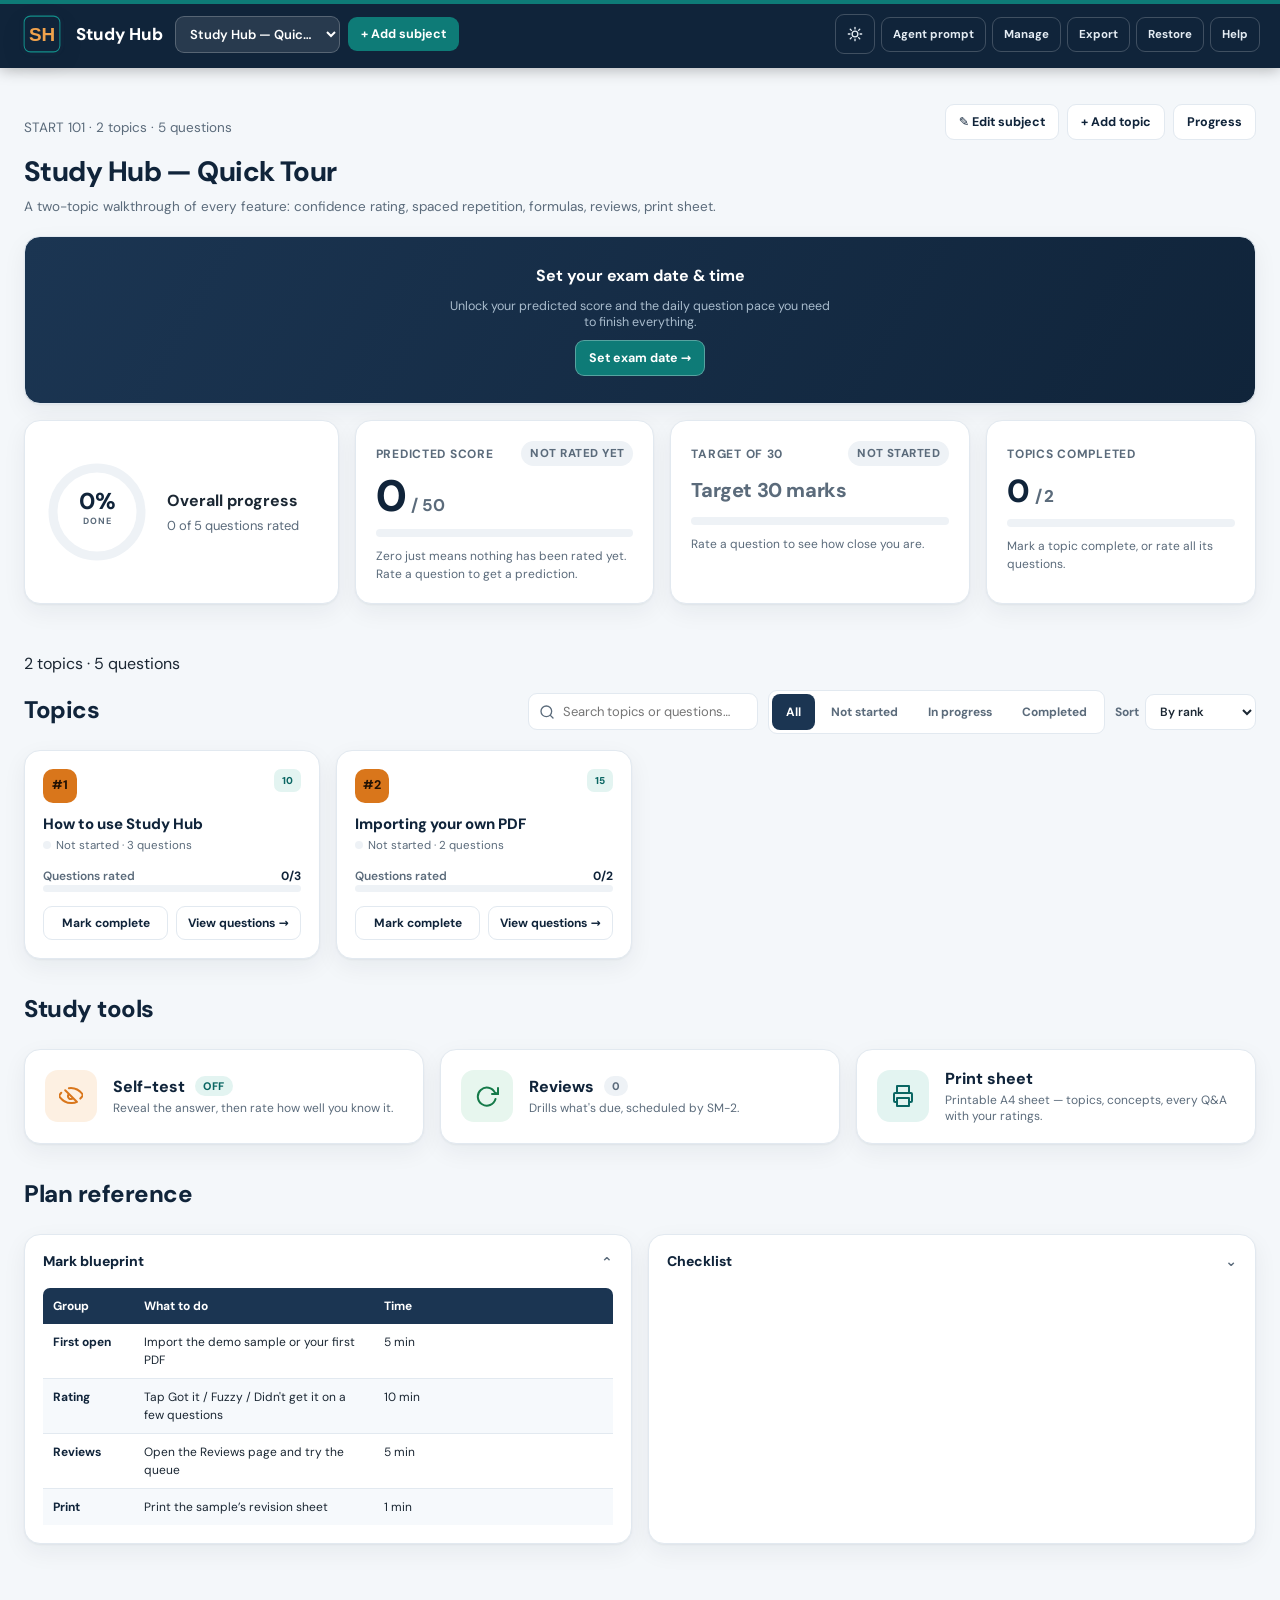
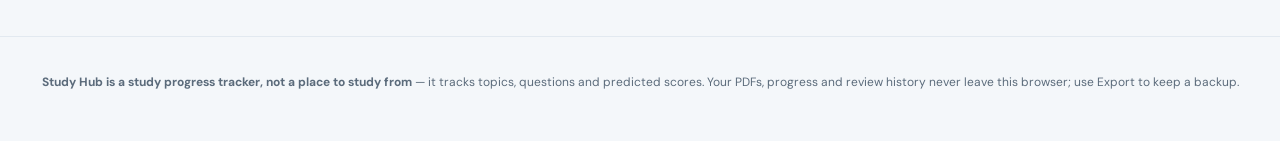
<file: index.html>
<!DOCTYPE html>
<html lang="en" data-theme="light">
<head>
  <meta charset="UTF-8" />
  <meta name="viewport" content="width=device-width, initial-scale=1.0, viewport-fit=cover" />
  <meta name="theme-color" content="#10243a" />
  <meta name="description" content="Turn any AI agent's study plan into topics, questions and a predicted exam score. Self-test, spaced repetition and print sheets — all offline in your browser." />
  <link rel="preload" href="fonts/dm-sans-latin.woff2" as="font" type="font/woff2" crossorigin />
  <meta property="og:title" content="Study Hub — Progress &amp; Score Tracker" />
  <meta property="og:description" content="Turn any AI agent's study plan into topics, questions and a predicted exam score. Self-test, spaced repetition and print sheets — all offline in your browser." />
  <meta property="og:type" content="website" />
  <meta property="og:url" content="https://vishn0o.github.io/study-hub/" />
  <meta property="og:site_name" content="Study Hub" />
  <meta property="og:image" content="https://vishn0o.github.io/study-hub/social-preview.png" />
  <meta name="twitter:card" content="summary_large_image" />
  <meta name="twitter:title" content="Study Hub — Progress &amp; Score Tracker" />
  <meta name="twitter:description" content="Turn any AI agent's study plan into topics, questions and a predicted exam score. Self-test, spaced repetition and print sheets — all offline in your browser." />
  <meta name="twitter:image" content="https://vishn0o.github.io/study-hub/social-preview.png" />
  <link rel="manifest" href="manifest.webmanifest" />
  <link rel="apple-touch-icon" href="icons/apple-touch-icon.png" />
  <link rel="icon" type="image/svg+xml" href="icon.svg" />
  <title>Study Hub — Progress &amp; Score Tracker</title>
  <link rel="canonical" href="https://vishn0o.github.io/study-hub/" />
  <link rel="stylesheet" href="fonts.css" />
  <link rel="stylesheet" href="styles.css" />
  <script type="application/ld+json">
  {
    "@context": "https://schema.org",
    "@graph": [
      {
        "@type": "WebSite",
        "name": "Study Hub",
        "url": "https://vishn0o.github.io/study-hub/",
        "description": "A study progress tracker, not a place to study from — it turns a study plan from any AI agent into topics and questions, tracks confidence and predicts an exam score.",
        "inLanguage": "en"
      },
      {
        "@type": "SoftwareApplication",
        "name": "Study Hub",
        "applicationCategory": "EducationalApplication",
        "operatingSystem": "Any modern web browser",
        "url": "https://vishn0o.github.io/study-hub/",
        "codeRepository": "https://github.com/vishn0o/study-hub",
        "description": "Offline study progress tracker — turn an AI-generated study plan into topics, questions and a predicted score, with spaced repetition and printable revision sheets.",
        "license": "https://opensource.org/licenses/MIT",
        "programmingLanguage": "JavaScript",
        "isAccessibleForFree": true
      }
    ]
  }
  </script>
</head>
<body>
  <a class="skip-link" href="#main">Skip to content</a>

  <header class="topbar">
    <nav class="topbar-inner" aria-label="Study Hub navigation">
      <div class="brand">
        <img class="brand-mark" src="icon.svg" alt="" width="44" height="44" aria-hidden="true" />
        <div class="brand-text">
          <h1>Study Hub</h1>
          <p>Upload a study PDF · track progress · predict your score</p>
        </div>
      </div>

      <div class="subject-switch" id="subjectSwitch" role="group" aria-label="Active subject">
        <label for="subjectSelect">Subject</label>
        <select id="subjectSelect" aria-label="Active subject"></select>
        <button class="btn btn-teal" id="addSubjectBtn" type="button">+ Add subject</button>
      </div>

      <div class="topbar-actions">
        <button class="btn btn-ghost icon-btn-toggle" id="themeBtn" type="button" aria-pressed="false" title="Theme: light — click to change" aria-label="Toggle colour theme">
          <span class="theme-icon" id="themeIcon" aria-hidden="true"></span>
        </button>
        <div class="topbar-more" id="topbarMore">
          <button class="btn btn-ghost" id="guideBtn" type="button">Agent prompt</button>
          <button class="btn btn-ghost" id="subjectsBtn" type="button">Manage</button>
          <button class="btn btn-ghost" id="exportBtn" type="button">Export</button>
          <button class="btn btn-ghost" id="importBackupBtn" type="button">Restore</button>
        </div>
        <button class="btn btn-ghost" id="helpBtn" type="button">Help</button>
        <button class="btn btn-ghost icon-btn-toggle topbar-more-btn" id="moreBtn" type="button" aria-expanded="false" aria-controls="topbarMore" aria-label="More actions">⋯</button>
      </div>
    </nav>
  </header>

  <main id="main" class="container">
    <div id="view"></div>
  </main>

  <footer class="footer">
    <p><strong>Study Hub is a study progress tracker, not a place to study from</strong> — it tracks topics, questions and predicted scores. Your PDFs, progress and review history never leave this browser; use Export to keep a backup.</p>
  </footer>

  <!-- printable revision sheet (populated on demand, only visible in print) -->
  <section class="print-sheet" id="printSheet" aria-hidden="true" aria-label="Printable revision sheet"></section>

  <!-- hidden file inputs, triggered by buttons -->
  <input type="file" id="pdfInput" accept=".pdf,.json,.md,.txt,application/pdf,application/json,text/plain,text/markdown" hidden aria-hidden="true" />
  <input type="file" id="backupInput" accept=".json,application/json" hidden aria-hidden="true" />

  <!-- topic drawer -->
  <div class="drawer-overlay" id="drawerOverlay" hidden aria-hidden="true"></div>
  <aside class="drawer" id="drawer" role="dialog" aria-modal="true" aria-labelledby="drawerTitle" hidden>
    <div class="drawer-head">
      <div class="drawer-head-top">
        <span class="pill pill-teal" id="drawerPart"></span>
        <div class="drawer-head-btns">
          <button class="icon-btn" id="drawerEdit" type="button" title="Edit topic" aria-label="Edit topic">✎</button>
          <button class="icon-btn" id="drawerClose" type="button" aria-label="Close drawer">✕</button>
        </div>
      </div>
      <h2 id="drawerTitle">Topic</h2>
      <div class="drawer-meta" id="drawerMeta"></div>
      <div class="drawer-progress">
        <div class="meter" role="progressbar" aria-label="Topic progress" aria-valuemin="0" aria-valuemax="100" aria-valuenow="0" id="drawerMeterWrap">
          <div class="meter-fill" id="drawerMeter"></div>
        </div>
        <span id="drawerProgressText" class="muted small"></span>
      </div>
      <button class="btn btn-primary btn-block" id="drawerToggle" type="button">Mark topic complete</button>
    </div>
    <div class="drawer-body" id="drawerBody"></div>
  </aside>

  <!-- generic modal -->
  <div class="modal-overlay" id="modalOverlay" hidden aria-hidden="true">
    <div class="modal" id="modal" role="dialog" aria-modal="true" aria-labelledby="modalTitle">
      <button class="icon-btn modal-close" id="modalClose" type="button" aria-label="Close dialog">✕</button>
      <div id="modalContent"></div>
    </div>
  </div>

  <div class="toast" id="toast" role="status" aria-live="polite"></div>

  <noscript>
    <section class="welcome">
      <h2>Study Hub — Progress &amp; Score Tracker</h2>
      <p>Study Hub is a study progress tracker, not a place to study from — upload a study PDF from any AI agent and track topics, questions and your predicted score. All data stays in your browser.</p>
      <a href="index.html" class="btn btn-teal">Open Study Hub</a>
    </section>
  </noscript>
  <script src="prompt.js"></script>
  <script src="sample.js"></script>
  <script src="helpers.js"></script>
  <script src="state.js"></script>
  <script src="scoring.js"></script>
  <script src="parse.js"></script>
  <script src="render.js"></script>
  <script src="wizard.js"></script>
  <script src="app.js"></script>
  <script>
    (function () {
      if (!('serviceWorker' in navigator)) return;
      navigator.serviceWorker.register('./sw.js', { scope: './' }).catch(() => {});

      var installPrompt = null;
      var dismissed = false;
      try { dismissed = !!localStorage.getItem('study-hub-install-dismissed'); } catch (e) {}

      function ensureChip() {
        if (dismissed || !installPrompt) return;
        if (document.getElementById('installChip')) return;
        var chip = document.createElement('div');
        chip.id = 'installChip';
        chip.className = 'install-chip';
        chip.setAttribute('role', 'region');
        chip.setAttribute('aria-label', 'Install Study Hub');
        chip.innerHTML = '<span class="install-label">⚡ Install app</span><button type="button" id="installAccept">Install</button><button type="button" class="install-dismiss" id="installDismiss" aria-label="Dismiss">✕</button>';
        document.body.appendChild(chip);
        document.getElementById('installAccept').addEventListener('click', async function () {
          if (!installPrompt) return;
          installPrompt.prompt();
          try {
            var outcome = await installPrompt.userChoice;
            if (outcome && outcome.outcome) {
              chip.remove();
              installPrompt = null;
            }
          } catch (e) {}
        });
        document.getElementById('installDismiss').addEventListener('click', function () {
          try { localStorage.setItem('study-hub-install-dismissed', '1'); } catch (e) {}
          chip.remove();
        });
      }

      window.addEventListener('beforeinstallprompt', function (e) {
        e.preventDefault();
        installPrompt = e;
        if (document.readyState === 'complete' || document.readyState === 'interactive') {
          ensureChip();
        } else {
          window.addEventListener('load', ensureChip, { once: true });
        }
      });

      // Hide chip when app is successfully installed
      window.addEventListener('appinstalled', function () {
        var chip = document.getElementById('installChip');
        if (chip) chip.remove();
        installPrompt = null;
      });
    })();
  </script>
</body>
</html>
</file>
<file: fonts.css>
/* Self-hosted fonts (variable, woff2, latin + latin-ext). No network needed. */
@font-face {
  font-family: 'DM Sans';
  font-style: normal;
  font-weight: 100 1000;
  font-display: swap;
  src: url('fonts/dm-sans-latin-ext.woff2') format('woff2');
  unicode-range: U+0100-02BA, U+02BD-02C5, U+02C7-02CC, U+02CE-02D7, U+02DD-02FF, U+0304, U+0308, U+0329, U+1D00-1DBF, U+1E00-1E9F, U+1EF2-1EFF, U+2020, U+20A0-20AB, U+20AD-20C4, U+2113, U+2C60-2C7F, U+A720-A7FF;
}
@font-face {
  font-family: 'DM Sans';
  font-style: normal;
  font-weight: 100 1000;
  font-display: swap;
  src: url('fonts/dm-sans-latin.woff2') format('woff2');
  unicode-range: U+0000-00FF, U+0131, U+0152-0153, U+02BB-02BC, U+02C6, U+02DA, U+02DC, U+0304, U+0308, U+0329, U+2000-206F, U+20AC, U+2122, U+2191, U+2193, U+2212, U+2215, U+FEFF, U+FFFD;
}
@font-face {
  font-family: 'JetBrains Mono';
  font-style: normal;
  font-weight: 100 800;
  font-display: swap;
  src: url('fonts/jetbrains-mono-latin-ext.woff2') format('woff2');
  unicode-range: U+0100-02BA, U+02BD-02C5, U+02C7-02CC, U+02CE-02D7, U+02DD-02FF, U+0304, U+0308, U+0329, U+1D00-1DBF, U+1E00-1E9F, U+1EF2-1EFF, U+2020, U+20A0-20AB, U+20AD-20C4, U+2113, U+2C60-2C7F, U+A720-A7FF;
}
@font-face {
  font-family: 'JetBrains Mono';
  font-style: normal;
  font-weight: 100 800;
  font-display: swap;
  src: url('fonts/jetbrains-mono-latin.woff2') format('woff2');
  unicode-range: U+0000-00FF, U+0131, U+0152-0153, U+02BB-02BC, U+02C6, U+02DA, U+02DC, U+0304, U+0308, U+0329, U+2000-206F, U+20AC, U+2122, U+2191, U+2193, U+2212, U+2215, U+FEFF, U+FFFD;
}
</file>
<file: styles.css>
/* ============================================================
   Study Hub — styles (light + dark)
   ============================================================ */
:root {
  --navy: #10243a;
  --navy-2: #1b3552;
  --teal: #0e7b77;
  --teal-soft: #e3f4f1;
  --teal-strong: #0a6663;
  --orange: #d9761b;
  --orange-soft: #fdf0e2;
  --ink: #1b2733;
  --heading: #10243a;
  --muted: #5b6b7b;
  --line: #e2e9f0;
  --bg: #f4f7fa;
  --surface: #ffffff;
  --surface-2: #f6f9fc;
  --surface-3: #eef2f6;
  --card: #ffffff;
  --green: #1f9d63;
  --green-soft: #e7f6ee;
  --green-strong: #157a49;
  --red: #c0392b;
  --red-soft: #fdecea;
  --amber: #a3510d;
  --amber-soft: #fdf0e2;
  --shadow: 0 1px 2px rgba(16,36,58,.05), 0 8px 24px rgba(16,36,58,.06);
  --shadow-lg: -12px 0 40px rgba(16,36,58,.18);
  --radius: 16px;

  /* semantic accents derived from the three theme bases */
  --on-teal: #ffffff;
  --on-orange: #241304;
  --green-line: #a8dcc4;
  --green-wash: #d8f0e2;
  --teal-wash: #ceebe6;
  --red-line: #f3c8c3;
  --red-wash: #f9d9d5;
  --teal-end: #17a095;
  --orange-end: #c9751d;
  --navy-end: #3a6a9c;
  --code-bg: #0f1e2e;
  --code-ink: #d7e6f2;
  --focus-ring: rgba(14,123,119,.16);
  --selection: rgba(14,123,119,.24);
}

html[data-theme="dark"] {
  --navy: #0b1521;
  --navy-2: #1a2739;
  --teal: #34c6ba;
  --teal-soft: #123a37;
  --teal-strong: #4ad7cd;
  --orange: #f0a24c;
  --orange-soft: #2e2011;
  --ink: #e6edf3;
  --heading: #e6edf3;
  --muted: #93a5b6;
  --line: #2a3542;
  --bg: #0f141b;
  --surface: #171f2a;
  --surface-2: #1d2733;
  --surface-3: #232f3d;
  --card: #171f2a;
  --green: #3ecf8e;
  --green-soft: #10281f;
  --green-strong: #5ce0a6;
  --red: #ff7a6b;
  --red-soft: #2e1512;
  --amber: #f0b46a;
  --amber-soft: #2e2213;
  --shadow: 0 1px 2px rgba(0,0,0,.35), 0 10px 30px rgba(0,0,0,.35);
  --shadow-lg: -12px 0 40px rgba(0,0,0,.55);

  --on-teal: #05171a;
  --on-orange: #1b1004;
  --green-line: #2e6b50;
  --green-wash: #163a2a;
  --teal-wash: #16433f;
  --red-line: #7d3a32;
  --red-wash: #3c1b17;
  --teal-end: #4ad7cd;
  --orange-end: #f0b46a;
  --navy-end: #4a7fb5;
  --code-bg: #0b141f;
  --code-ink: #cfe0ee;
  --focus-ring: rgba(52,198,186,.20);
  --selection: rgba(52,198,186,.26);
}

html[data-theme="amoled"] {
  --navy: #000000;
  --navy-2: #0a0a0a;
  --teal: #2ce0cd;
  --teal-soft: #0c2421;
  --teal-strong: #5ceadf;
  --orange: #ffb454;
  --orange-soft: #241503;
  --ink: #ececec;
  --heading: #ffffff;
  --muted: #8a8a92;
  --line: #1f1f23;
  --bg: #000000;
  --surface: #0d0d0d;
  --surface-2: #131316;
  --surface-3: #1a1a1f;
  --card: #0d0d0d;
  --green: #39e58c;
  --green-soft: #061c10;
  --green-strong: #6bffab;
  --red: #ff6b5e;
  --red-soft: #260b08;
  --amber: #f5c07f;
  --amber-soft: #241703;
  --shadow: 0 0 0 1px rgba(31,31,35,.9), 0 1px 2px rgba(0,0,0,.8);
  --shadow-lg: 0 0 0 1px rgba(31,31,35,.9);

  --on-teal: #02100f;
  --on-orange: #160c02;
  --green-line: #21553d;
  --green-wash: #0b1f14;
  --teal-wash: #0d2e2a;
  --red-line: #5c2a24;
  --red-wash: #260e0b;
  --teal-end: #5ceadf;
  --orange-end: #f5c07f;
  --navy-end: #35597f;
  --code-bg: #07070a;
  --code-ink: #c9d2da;
  --focus-ring: rgba(44,224,205,.22);
  --selection: rgba(44,224,205,.28);
}

* { box-sizing: border-box; }
html { scroll-behavior: smooth; }
body {
  margin: 0; font-family: 'DM Sans', system-ui, -apple-system, 'Segoe UI', sans-serif;
  color: var(--ink); background: var(--bg); line-height: 1.5; -webkit-font-smoothing: antialiased;
}
button, input, select, textarea { font-family: inherit; color: inherit; }
button { cursor: pointer; }
img, svg { max-width: 100%; display: block; }

/* skip-to-content link — visible only when focused */
.skip-link { position: absolute; left: -9999px; top: 10px; z-index: 1000; background: var(--teal); color: var(--on-teal); padding: 12px 18px; border-radius: 10px; font-weight: 800; font-size: 13px; text-decoration: none; }
.skip-link:focus-visible { left: 12px; outline: 3px solid var(--teal-strong); }

/* inline form error */
.form-error { display: none; margin: 10px 0 0; padding: 10px 12px; border-radius: 10px; background: var(--red-soft); border: 1px solid var(--red); color: var(--red); font-size: 13px; font-weight: 700; line-height: 1.4; }
.form-error.is-show { display: block; }

/* hidden must win over display rules */
.drawer[hidden], .drawer-overlay[hidden], .modal-overlay[hidden], .empty-state[hidden], .toast[hidden] { display: none !important; }

/* ---------- top bar ---------- */
.topbar { position: relative; z-index: 50; background: var(--navy); color: #fff; box-shadow: 0 2px 14px rgba(0,0,0,.28); }
.topbar::before { content:''; position:absolute; top:0; left:0; right:0; height:4px; background: var(--teal); }
.topbar-inner { position: relative; max-width: 1280px; margin: 0 auto; padding: 12px 20px; display: flex; align-items: center; gap: 12px; flex-wrap: wrap; }
.brand { display: flex; align-items: center; gap: 12px; flex: 0 0 auto; }
.brand-mark {
  width: 44px; height: 44px; border-radius: 12px; display: block;
  box-shadow: var(--shadow); object-fit: contain;
}
.brand-text h1 { margin: 0; font-size: 17px; line-height: 1.2; font-weight: 800; color: #ffffff; }
.brand-text p { margin: 2px 0 0; font-size: 11.5px; color: #a9bccd; white-space: nowrap; }
@media (max-width: 1450px) { .brand-text p { display: none; } }
.subject-switch { display: flex; align-items: center; gap: 8px; min-width: 0; flex: 0 1 auto; }
.subject-switch label { display: none; }
.subject-switch select {
  max-width: 165px; min-width: 0; padding: 8px 10px; border-radius: 9px; border: 1px solid rgba(255,255,255,.22);
  background: rgba(255,255,255,.1); color: #ffffff; font-size: 13px; font-weight: 600; outline: none;
  text-overflow: ellipsis; white-space: nowrap; overflow: hidden;
}
.subject-switch select option { color: var(--ink); background: var(--surface); }
.subject-switch .btn { font-size: 12.5px; padding: 8px 12px; white-space: nowrap; }
.topbar-actions { display: flex; gap: 6px; flex-wrap: wrap; align-items: center; margin-left: auto; flex: 0 0 auto; }
.topbar-actions .btn-ghost { font-size: 11.5px; padding: 9px 11px; }
.topbar-more { display: flex; gap: 6px; align-items: center; }
.topbar-actions .topbar-more-btn { display: none; }
.icon-btn-toggle { width: 40px; height: 40px; padding: 0; border-radius: 9px; flex: 0 0 auto; }
.theme-icon { display: grid; place-items: center; }
.theme-icon svg { width: 18px; height: 18px; stroke: currentColor; fill: none; stroke-width: 2; stroke-linecap: round; stroke-linejoin: round; }
.btn {
  border: 1px solid transparent; border-radius: 9px; padding: 9px 13px; font-size: 12.5px; font-weight: 700;
  background: transparent; color: inherit; transition: .18s ease;
  display: inline-flex; align-items: center; justify-content: center; gap: 6px; white-space: nowrap;
}
.btn-ghost { border-color: rgba(255,255,255,.2); color: #e4ecf3; }
.btn-ghost:hover { background: rgba(255,255,255,.12); }
.btn-ghost.is-on { background: var(--teal); border-color: var(--teal); color: var(--on-teal); }
.btn-teal { background: var(--teal); color: var(--on-teal); }
.btn-teal:hover { background: var(--teal-strong); }
.btn-primary { background: var(--teal); color: var(--on-teal); }
.btn-primary:hover { background: var(--teal-strong); }
.btn-outline { border: 1px solid var(--line); background: var(--surface); color: var(--heading); }
.btn-outline:hover { border-color: var(--teal); color: var(--teal-strong); }
.btn-done { background: var(--green-soft); color: var(--green-strong); border-color: var(--green-line); }
.btn-done:hover { background: var(--green-wash); }
.btn-soft { background: var(--teal-soft); color: var(--teal-strong); }
.btn-soft:hover { background: var(--teal-wash); }
.btn-danger { background: var(--red-soft); color: var(--red); border-color: var(--red-line); }
.btn-danger:hover { background: var(--red-wash); }
.btn-block { width: 100%; padding: 12px; font-size: 14px; }
.btn-sm { padding: 9px 13px; font-size: 12px; }

/* ---------- layout ---------- */
.container { max-width: 1280px; margin: 0 auto; padding: 36px 24px 60px; }
section { margin-bottom: 32px; }
h2 { font-size: 24px; margin: 0 0 6px; font-weight: 800; letter-spacing: -.02em; color: var(--heading); }
h3 { font-weight: 800; }
.muted { color: var(--muted); }
.small { font-size: 12px; }

/* ---------- welcome / empty ---------- */
.welcome { text-align: center; padding: 60px 20px; max-width: 720px; margin: 0 auto; }
.welcome .mark { width: 72px; height: 72px; margin: 0 auto 18px; border-radius: 20px; display: block; box-shadow: var(--shadow); }
.welcome h2 { font-size: 28px; }
.welcome p { color: var(--muted); font-size: 15px; max-width: 560px; margin: 0 auto 22px; }
.welcome-actions { display: flex; gap: 10px; justify-content: center; flex-wrap: wrap; }

/* ---------- subject header ---------- */
.subject-head { display: flex; align-items: flex-start; justify-content: space-between; gap: 16px; flex-wrap: wrap; margin-bottom: 18px; }
.subject-head h2 { font-size: 28px; margin-bottom: 4px; }
.subject-head .sub { color: var(--muted); font-size: 13.5px; }
.subject-head .head-actions { display: flex; gap: 8px; flex-wrap: wrap; }
.chip-row { display: flex; gap: 8px; flex-wrap: wrap; margin-top: 10px; }
.chip { background: var(--surface-3); border: 1px solid var(--line); border-radius: 999px; padding: 4px 10px; font-size: 11.5px; font-weight: 700; color: var(--muted); }
.chip-accent { background: var(--teal-soft); border-color: transparent; color: var(--teal-strong); }

/* ---------- summary strip (exam countdown · questions left) ---------- */
.summary-strip {
  display: grid; grid-template-columns: 1fr 1fr; align-items: stretch;
  background: linear-gradient(120deg, var(--navy-2), var(--navy));
  border: 1px solid var(--line);
  border-radius: var(--radius); padding: 9px 14px; color: #fff;
  margin-bottom: 12px; box-shadow: var(--shadow); overflow: hidden;
}
.summary-strip-empty, .summary-strip-archived { grid-template-columns: 1fr; }
.summary-cell { display: flex; flex-direction: column; gap: 4px; min-width: 0; padding: 2px 16px; border-left: 1px solid rgba(255,255,255,.14); }
.summary-cell:first-child { padding-left: 4px; border-left: 0; }
.summary-cell:last-child { padding-right: 4px; }
.summary-label { font-size: 10.5px; font-weight: 800; text-transform: uppercase; letter-spacing: .09em; color: #9fc2d8; }
.summary-peer { display: flex; align-items: baseline; gap: 8px; line-height: 1; }
.summary-peer strong { font-family: 'JetBrains Mono', ui-monospace, Consolas, monospace; font-variant-numeric: tabular-nums; font-size: 26px; font-weight: 700; color: #ffd9a0; }
.summary-peer .summary-den { font-size: 13px; font-weight: 700; color: #a9bccd; }
.summary-sub { font-size: 11px; color: #c0cdd9; line-height: 1.3; }
.summary-calm { font-size: 11px; color: #9fc2d8; line-height: 1.3; font-style: italic; }
.summary-strip.danger .summary-peer strong { color: #ff8f7d; }
.summary-strip.archived .summary-peer strong { color: #9fc2d8; }
.summary-empty { display: flex; flex-direction: column; align-items: center; gap: 10px; text-align: center; padding: 18px 12px; }
.summary-empty strong { color: #fff; font-size: 16px; }
.summary-empty p { margin: 0; font-size: 12.5px; color: #a9bccd; max-width: 380px; }
.summary-strip .btn { border-color: rgba(255,255,255,.3); color: #fff; }
.summary-strip .btn:hover { background: rgba(255,255,255,.14); }

/* cd boxes inside summary strip */
.cd-boxes { display: flex; gap: 6px; flex: 0 0 auto; }
.cd-box { min-width: 48px; padding: 3px 6px; text-align: center; border-radius: 8px; background: rgba(255,255,255,.09); border: 1px solid rgba(255,255,255,.14); }
.cd-box strong { display: block; font-family: 'JetBrains Mono', ui-monospace, Consolas, monospace; font-variant-numeric: tabular-nums; font-size: 16px; line-height: 1; font-weight: 700; color: #ffd9a0; }
.cd-box span { display: block; margin-top: 1px; font-size: 8px; text-transform: uppercase; letter-spacing: .07em; color: #c0cdd9; font-weight: 800; }
.summary-strip.danger .cd-box strong { color: #ff8f7d; }
.summary-strip.archived .cd-box strong { color: #9fc2d8; }

/* ---------- quick actions ---------- */
.actions-section { margin-bottom: 32px; }
.action-grid { display: grid; grid-template-columns: repeat(3, 1fr); gap: 16px; margin-top: 6px; }
.action-card {
  display: flex; align-items: center; gap: 16px; text-align: left;
  background: var(--card); border: 1px solid var(--line); border-radius: var(--radius);
  padding: 18px 20px; box-shadow: var(--shadow); color: var(--ink);
  transition: transform .18s ease, border-color .18s ease, box-shadow .18s ease;
}
.action-card:hover { border-color: var(--teal); transform: translateY(-2px); box-shadow: 0 12px 30px rgba(0,0,0,.18); }
.action-card:active { transform: translateY(0); }
.action-card:focus-visible { outline: 3px solid var(--teal); outline-offset: 2px; }
.a-icon { flex: 0 0 auto; width: 52px; height: 52px; border-radius: 13px; display: grid; place-items: center; background: var(--teal-soft); color: var(--teal-strong); }
.action-card[data-accent="orange"] .a-icon { background: var(--amber-soft); color: var(--orange); }
.action-card[data-accent="green"] .a-icon { background: var(--green-soft); color: var(--green-strong); }
.a-icon svg { width: 24px; height: 24px; stroke: currentColor; fill: none; stroke-width: 2; stroke-linecap: round; stroke-linejoin: round; }
.a-body { min-width: 0; }
.a-title { display: flex; align-items: center; gap: 10px; font-size: 16px; font-weight: 800; color: var(--heading); }
.a-sub { display: block; font-size: 12px; color: var(--muted); margin-top: 3px; line-height: 1.4; }
.action-card.is-on { border-color: var(--teal); background: var(--teal-soft); }
.action-card.is-on .a-title { color: var(--teal-strong); }
.badge-mini { min-width: 24px; height: 20px; padding: 0 8px; border-radius: 999px; background: var(--orange); color: var(--on-orange); font-size: 11px; font-weight: 800; display: inline-grid; place-items: center; line-height: 1; }
.badge-mini.is-zero { background: var(--surface-3); color: var(--muted); }
.on-chip { font-size: 10px; font-weight: 800; letter-spacing: .06em; text-transform: uppercase; padding: 3px 8px; border-radius: 999px; background: var(--teal-soft); color: var(--teal-strong); }

.preflight-strip { display: grid; grid-template-columns: repeat(4, 1fr); gap: 8px; margin: 14px 0 18px; padding: 12px; background: var(--surface-2); border: 1px solid var(--line); border-radius: 12px; }
.preflight-strip div { min-width: 0; }
.preflight-strip .ps-label { display: block; font-size: 9px; font-weight: 800; text-transform: uppercase; letter-spacing: .08em; color: var(--muted); margin-bottom: 4px; }
.preflight-strip div strong { display: block; font-size: 13px; color: var(--heading); line-height: 1.3; word-break: break-word; }
.mode-hint { margin: 8px 0 0; padding: 10px 12px; background: var(--surface-2); border: 1px solid var(--line); border-radius: 10px; font-size: 12.5px; color: var(--ink); line-height: 1.45; }
.mode-hint strong { color: var(--teal-strong); }
.quick-picks { display: flex; gap: 6px; flex-wrap: wrap; margin: 6px 0 12px; }
.qp-chip { border: 1px solid var(--line); background: var(--surface-3); color: var(--heading); padding: 6px 12px; border-radius: 999px; font-size: 11px; font-weight: 700; letter-spacing: .02em; transition: border-color .2s, background .2s, color .2s; }
.qp-chip:hover { border-color: var(--teal); background: var(--teal-soft); color: var(--teal-strong); }
.qp-chip.is-active { border-color: var(--teal); background: var(--teal); color: var(--on-teal); }
.qp-chip:focus-visible { outline: 3px solid var(--teal); outline-offset: 2px; }
.skip-preflight { display: block; width: 100%; text-align: center; margin-top: 14px; padding: 12px; border: 0; border-radius: 10px; background: transparent; color: var(--muted); text-decoration: underline; text-underline-offset: 3px; font-size: 12.5px; font-weight: 600; }
.skip-preflight:hover { color: var(--teal-strong); background: var(--surface-2); text-decoration: none; }
.skip-preflight:focus-visible { outline: 3px solid var(--teal); outline-offset: 2px; }

/* ---------- polish ---------- */
::selection { background: var(--selection); }
:focus-visible { outline: 3px solid var(--teal); outline-offset: 2px; border-radius: 4px; }
@media (prefers-reduced-motion: reduce) {
  html { scroll-behavior: auto; }
  .drawer { animation: none; }
  .q-body { animation: none !important; }
  .meter-fill, .ring-wrap svg circle { transition: none; }
  .action-card, .topic-card, .formula-item, .review-item {
    transform: none;
    transition: border-color .18s ease, box-shadow .18s ease, background .18s ease;
  }
}
@media (max-width: 820px) { .action-grid { grid-template-columns: 1fr; } }
@media (max-width: 760px) {
  .summary-strip { grid-template-columns: 1fr; gap: 12px; padding: 14px 16px; }
  .summary-cell { padding: 0; border-left: 0; border-top: 1px solid rgba(255,255,255,.14); padding-top: 12px; }
  .summary-cell:first-child { border-top: 0; padding-top: 0; }
  .cd-box { flex: 1; min-width: 0; }
}


/* ---------- dashboard ---------- */
.dash-grid { display: grid; grid-template-columns: 1.05fr 1fr 1fr .9fr; gap: 16px; margin-top: 16px; }
.card { background: var(--card); border: 1px solid var(--line); border-radius: var(--radius); padding: 20px; box-shadow: var(--shadow); }
.card-label { font-size: 12px; font-weight: 700; color: var(--muted); text-transform: uppercase; letter-spacing: .06em; }
.ring-card { display: flex; align-items: center; gap: 18px; flex-wrap: wrap; }
.ring-wrap { flex: 0 0 auto; width: 104px; height: 104px; }
.ring-label strong { display: block; font-size: 16px; }
.ring-label span { display: block; margin-top: 3px; font-size: 13px; }
.score-top { display: flex; align-items: center; justify-content: space-between; gap: 8px; }
.pill { display: inline-block; font-size: 10.5px; font-weight: 800; letter-spacing: .04em; text-transform: uppercase; padding: 4px 9px; border-radius: 999px; background: var(--surface-3); color: var(--muted); white-space: nowrap; }
.pill-teal { background: var(--teal-soft); color: var(--teal-strong); }
.pill-green { background: var(--green-soft); color: var(--green-strong); }
.pill-orange { background: var(--amber-soft); color: var(--amber); }
.pill-red { background: var(--red-soft); color: var(--red); }
.score-main { margin: 8px 0 10px; display: flex; align-items: baseline; gap: 6px; }
.score-num { font-size: 44px; font-weight: 800; line-height: 1; letter-spacing: -.04em; color: var(--heading); }
.score-den { font-size: 17px; font-weight: 700; color: var(--muted); }
.meter { height: 8px; border-radius: 99px; background: var(--surface-3); overflow: hidden; }
.meter-fill { height: 100%; width: 0; border-radius: 99px; transition: width .6s cubic-bezier(.2,.8,.2,1); }
.meter-score { background: linear-gradient(90deg, var(--teal), var(--teal-end)); }
.meter-goal { background: linear-gradient(90deg, var(--orange), var(--orange-end)); }
.meter-topics { background: linear-gradient(90deg, var(--navy-2), var(--navy-end)); }
.card .muted.small { margin: 10px 0 0; }
.goal-big { font-size: 20px; font-weight: 800; margin: 9px 0 12px; letter-spacing: -.02em; color: var(--orange); }
.stat-num { font-size: 32px; font-weight: 800; margin: 10px 0 12px; letter-spacing: -.03em; line-height: 1; color: var(--heading); }
.stat-num span { font-size: 17px; color: var(--muted); }

/* ---------- controls ---------- */
.section-head { display: flex; align-items: flex-end; justify-content: space-between; gap: 16px; flex-wrap: wrap; margin-bottom: 16px; }
.controls { display: flex; align-items: center; gap: 10px; flex-wrap: wrap; }
.search-wrap { position: relative; }
.search-wrap svg { position: absolute; left: 11px; top: 50%; transform: translateY(-50%); width: 16px; height: 16px; fill: none; stroke: var(--muted); stroke-width: 2; stroke-linecap: round; }
.search-wrap input { width: 230px; padding: 9px 12px 9px 34px; border: 1px solid var(--line); border-radius: 9px; background: var(--surface); font-size: 13px; outline: none; color: var(--ink); }
.search-wrap input:focus { border-color: var(--teal); box-shadow: 0 0 0 3px var(--focus-ring); }
.filter-tabs { display: flex; background: var(--surface); border: 1px solid var(--line); border-radius: 9px; padding: 3px; gap: 2px; }
.tab { border: 0; background: transparent; padding: 10px 14px; border-radius: 8px; font-size: 12px; font-weight: 700; color: var(--muted); min-height: 36px; }
.tab:hover { background: var(--bg); }
.tab.active { background: var(--navy-2); color: #fff; }
.sort-wrap { font-size: 12px; font-weight: 700; color: var(--muted); display: flex; align-items: center; gap: 6px; }
.sort-wrap select { padding: 8px 10px; border: 1px solid var(--line); border-radius: 9px; background: var(--surface); font-size: 12px; font-weight: 600; color: var(--ink); outline: none; }

/* ---------- topic cards ---------- */
.topic-grid { display: grid; grid-template-columns: repeat(auto-fill, minmax(min(280px, 100%), 1fr)); gap: 16px; }
.topic-card { background: var(--card); border: 1px solid var(--line); border-radius: var(--radius); padding: 18px; box-shadow: var(--shadow); position: relative; display: flex; flex-direction: column; gap: 12px; transition: transform .18s ease, box-shadow .18s ease, border-color .18s ease; cursor: pointer; }
.topic-card:hover { transform: translateY(-3px); box-shadow: 0 12px 30px rgba(0,0,0,.18); border-color: var(--teal); }
.topic-card.is-done { border-color: var(--green-line); background: var(--surface); }
.topic-card-top { display: flex; align-items: flex-start; justify-content: space-between; gap: 10px; }
.rank-badge { min-width: 34px; height: 34px; padding: 0 6px; border-radius: 10px; display: grid; place-items: center; font-weight: 800; font-size: 12.5px; background: var(--navy-2); color: #fff; }
.rank-badge.top { background: var(--orange); color: var(--on-orange); }
.topic-card h3 { margin: 0; font-size: 15px; font-weight: 800; line-height: 1.3; color: var(--heading); }
.topic-sub { font-size: 11.5px; color: var(--muted); margin-top: 3px; }
.marks-badge { background: var(--teal-soft); color: var(--teal-strong); font-size: 10px; font-weight: 800; padding: 4px 8px; border-radius: 7px; white-space: nowrap; }
.marks-group { display: flex; flex-direction: column; align-items: flex-end; gap: 6px; }
.every-badge {
  display: inline-flex; align-items: center; gap: 4px;
  background: var(--orange); color: var(--on-orange);
  font-size: 9.5px; font-weight: 800; letter-spacing: .07em; text-transform: uppercase;
  padding: 3px 8px; border-radius: 999px; white-space: nowrap;
  box-shadow: 0 2px 8px rgba(217,118,27,.4);
}
.every-badge svg { width: 10px; height: 10px; fill: var(--on-orange); }
.pill-every { background: var(--amber-soft); color: var(--amber); border-color: var(--amber); }
.topic-progress-row { display: flex; align-items: center; justify-content: space-between; font-size: 12px; font-weight: 600; color: var(--muted); }
.topic-progress-row strong { color: var(--heading); }
.topic-card .meter { height: 7px; }
.topic-card-actions { display: flex; gap: 8px; margin-top: 2px; }
.topic-card-actions .btn { flex: 1; font-size: 12px; padding: 8px; }
.status-dot { width: 8px; height: 8px; border-radius: 50%; display: inline-block; margin-right: 5px; background: var(--surface-3); }
.status-dot.progress { background: var(--orange); }
.status-dot.done { background: var(--green); }
.empty-state { text-align: center; padding: 54px 20px; }
.empty-icon { width: 48px; height: 48px; margin: 0 auto 12px; display: grid; place-items: center; border-radius: 50%; background: var(--teal-soft); color: var(--teal); font-size: 22px; font-weight: 800; }
.empty-state h3 { margin: 0 0 4px; }

/* ---------- plan panels ---------- */
.plan-grid { display: grid; grid-template-columns: 1fr 1fr; gap: 16px; }
.panel { background: var(--card); border: 1px solid var(--line); border-radius: var(--radius); box-shadow: var(--shadow); overflow: hidden; }
.panel summary { padding: 16px 18px; font-weight: 800; font-size: 14px; display: flex; justify-content: space-between; align-items: center; cursor: pointer; list-style: none; user-select: none; color: var(--heading); }
.panel summary::-webkit-details-marker { display: none; }
.panel summary:hover { background: var(--surface-2); }
.chev { color: var(--muted); transition: transform .2s; }
.panel[open] .chev { transform: rotate(180deg); }
.panel-body { padding: 0 18px 18px; }
.table-wrap { overflow-x: auto; }
table.plan-table { width: 100%; border-collapse: collapse; font-size: 12px; table-layout: fixed; }
.plan-table th { text-align: left; background: var(--navy-2); color: #fff; padding: 9px 10px; font-weight: 700; overflow-wrap: anywhere; }
.plan-table th:first-child { border-radius: 7px 0 0 0; width: 16%; }
.plan-table th:nth-child(2) { width: 42%; }
.plan-table th:last-child { border-radius: 0 7px 0 0; }
.plan-table td { padding: 9px 10px; border-bottom: 1px solid var(--line); vertical-align: top; overflow-wrap: anywhere; }
.plan-table tr:last-child td { border-bottom: 0; }
.plan-table tr:nth-child(even) td { background: var(--surface-2); }
.plan-table td:first-child { font-weight: 700; color: var(--heading); }
.checklist { margin: 0; padding: 0; list-style: none; display: grid; gap: 10px; }
.checklist li { position: relative; padding-left: 28px; font-size: 13px; color: var(--ink); }
.checklist li::before { content: '✓'; position: absolute; left: 0; top: 0; width: 19px; height: 19px; border-radius: 50%; background: var(--teal-soft); color: var(--teal-strong); display: grid; place-items: center; font-size: 11px; font-weight: 800; }

/* ---------- drawer ---------- */
.drawer-overlay { position: fixed; inset: 0; background: rgba(9,18,27,.55); z-index: 90; backdrop-filter: blur(2px); }
.drawer { position: fixed; top: 0; right: 0; bottom: 0; width: min(700px, 100%); background: var(--bg); z-index: 100; box-shadow: var(--shadow-lg); display: flex; flex-direction: column; animation: slideIn .28s cubic-bezier(.2,.8,.2,1); }
@keyframes slideIn { from { transform: translateX(100%); } to { transform: translateX(0); } }
.drawer-head { background: var(--navy); color: #fff; padding: 20px 24px 22px; flex: 0 0 auto; }
.drawer-head-top { display: flex; justify-content: space-between; align-items: center; gap: 8px; }
.drawer-head-btns { display: flex; gap: 6px; }
.drawer-head h2 { color: #fff; font-size: 22px; margin: 12px 0 6px; }
.icon-btn { width: 38px; height: 38px; border-radius: 9px; border: 1px solid rgba(255,255,255,.2); background: rgba(255,255,255,.08); color: #fff; font-size: 15px; display: grid; place-items: center; }
.icon-btn:hover { background: rgba(255,255,255,.2); }
.drawer-meta { display: flex; flex-wrap: wrap; gap: 8px; font-size: 12px; color: #c6d9ea; }
.drawer-meta span { background: rgba(255,255,255,.1); padding: 4px 9px; border-radius: 7px; }
.drawer-progress { margin: 16px 0 14px; }
.drawer-progress .meter { background: rgba(255,255,255,.16); }
.drawer-progress .muted { color: #a9c1d8; font-size: 11px; display: block; margin-top: 6px; }
.drawer-body { overflow-y: auto; padding: 22px 24px 60px; }
.drawer-section { margin-bottom: 26px; }
.drawer-section > h3 { font-size: 13px; text-transform: uppercase; letter-spacing: .08em; color: var(--teal-strong); margin: 0 0 12px; }
.concept-list { list-style: none; padding: 0; margin: 0; display: grid; gap: 9px; }
.concept-list li { position: relative; padding: 12px 14px 12px 38px; background: var(--surface); border: 1px solid var(--line); border-radius: 11px; font-size: 13.5px; color: var(--ink); }
.concept-list li::before { content: '★'; position: absolute; left: 12px; top: 11px; color: var(--orange); font-size: 13px; }

.formula-head { display: flex; align-items: center; justify-content: space-between; gap: 10px; margin-bottom: 12px; }
.formula-head h3 { margin: 0; }
.formula-actions { display: flex; gap: 6px; }
.formula-list { display: grid; gap: 8px; }
.formula-item { display: flex; align-items: center; gap: 14px; width: 100%; padding: 10px 14px; background: var(--surface-2); border: 1px solid var(--line); border-radius: 12px; cursor: pointer; text-align: left; transition: all .18s; }
.formula-item:hover { border-color: var(--teal); transform: translateY(-1px); }
.formula-item:focus-visible { outline: 3px solid var(--teal); outline-offset: 2px; }
.formula-veil { flex: 0 0 auto; font-size: 10px; font-weight: 800; text-transform: uppercase; letter-spacing: .05em; color: var(--amber); transition: color .32s, opacity .32s; }
.formula-math { flex: 1; min-width: 0; overflow-x: auto; font-size: 13px; color: var(--ink); transition: filter .32s ease, opacity .32s ease; }
.formula-item.formula-hidden .formula-math { opacity: 0; filter: blur(8px); }
.formula-item.formula-hidden .formula-veil { color: var(--orange); }
.katex { font-size: 1.02em; }

/* ---------- progress page ---------- */
.progress-grid { display: grid; grid-template-columns: 1fr 300px; gap: 16px; }
@media (max-width: 1080px) { .progress-grid { grid-template-columns: 1fr; } }
.progress-hero { display: flex; flex-direction: column; gap: 14px; }
.progress-big { display: flex; align-items: baseline; gap: 8px; }
.score-chart { width: 100%; height: auto; display: block; border-radius: 12px; background: var(--surface-2); border: 1px solid var(--line); padding: 4px; }
.chart-foot { margin: 0; }
.chart-empty { display: flex; flex-direction: column; align-items: center; justify-content: center; min-height: 180px; border: 1px dashed var(--line); border-radius: 12px; gap: 8px; text-align: center; padding: 24px; }
.chart-empty strong { color: var(--heading); font-size: 16px; }
.chart-empty span { color: var(--muted); font-size: 13px; max-width: 420px; }
.progress-rail { display: grid; gap: 14px; align-content: start; }
.progress-rail .stat-card { display: flex; flex-direction: column; gap: 6px; justify-content: center; }

.q-item { background: var(--surface); border: 1px solid var(--line); border-radius: 12px; margin-bottom: 10px; overflow: hidden; transition: border-color .2s; }
.q-item.conf-know { border-left: 4px solid var(--green); }
.q-item.conf-fuzzy { border-left: 4px solid var(--orange); }
.q-item.conf-dontknow { border-left: 4px solid var(--red); }
.q-head { display: flex; align-items: flex-start; gap: 10px; padding: 14px; }
.q-toggle { flex: 1; min-width: 0; text-align: left; background: transparent; border: 0; padding: 0; color: inherit; font: inherit; cursor: pointer; }
.q-toggle:hover .q-qtext { color: var(--teal-strong); }
.q-qtext, .q-toggle-hint, .q-source { display: block; }
.q-check { width: 26px; height: 26px; flex: 0 0 auto; border: 2px solid var(--line); border-radius: 7px; display: grid; place-items: center; font-size: 14px; color: var(--surface); margin-top: 1px; transition: .15s; min-height: 26px; }
.q-item.conf-know .q-check { background: var(--green); border-color: var(--green); }
.q-item.conf-fuzzy .q-check { background: var(--orange); border-color: var(--orange); }
.q-item.conf-dontknow .q-check { background: var(--red); border-color: var(--red); }
.q-qtext { flex: 1; font-size: 13.5px; font-weight: 600; line-height: 1.45; color: var(--ink); }
.q-item.conf-know .q-qtext { color: var(--muted); }
.q-body { display: none; padding: 0 14px 16px 46px; }
.q-item.open .q-body { display: block; animation: fadeSlideUp .26s ease both; }
@keyframes fadeSlideUp { from { opacity: 0; transform: translateY(-6px); } to { opacity: 1; transform: none; } }
.q-toggle-hint { color: var(--muted); font-size: 11px; margin-top: 5px; font-weight: 500; }
.q-head-right { display: flex; flex-direction: column; align-items: flex-end; gap: 6px; }
.q-edit-btn { border: 1px solid var(--line); background: var(--surface-2); color: var(--muted); border-radius: 9px; font-size: 12px; font-weight: 700; padding: 7px 10px; min-height: 34px; }
.q-edit-btn:hover { color: var(--teal); border-color: var(--teal); }
.pill-mini { font-size: 10px; font-weight: 800; padding: 3px 8px; border-radius: 999px; background: var(--surface-3); color: var(--muted); white-space: nowrap; }
.q-item.conf-know .pill-mini { background: var(--green-soft); color: var(--green-strong); }
.q-item.conf-fuzzy .pill-mini { background: var(--amber-soft); color: var(--amber); }
.q-item.conf-dontknow .pill-mini { background: var(--red-soft); color: var(--red); }
.due-chip { font-size: 10px; font-weight: 800; padding: 2px 7px; border-radius: 6px; background: var(--amber-soft); color: var(--amber); white-space: nowrap; }

/* rate buttons (confidence) */
.rate-row { display: flex; gap: 8px; flex-wrap: wrap; margin: 10px 0 2px; }
.rate-btn { border: 1px solid var(--line); background: var(--surface-2); color: var(--muted); border-radius: 999px; padding: 8px 14px; font-size: 11.5px; font-weight: 700; transition: .15s; min-height: 34px; }
.rate-btn:hover { border-color: var(--teal); color: var(--teal-strong); }
.rate-btn.is-know.active { background: var(--green-soft); border-color: var(--green); color: var(--green-strong); }
.rate-btn.is-fuzzy.active { background: var(--amber-soft); border-color: var(--amber); color: var(--amber); }
.rate-btn.is-dontknow.active { background: var(--red-soft); border-color: var(--red); color: var(--red); }

/* rendered content blocks */
.blk-p { font-size: 13.5px; margin: 0 0 10px; color: var(--ink); }
.blk-b { position: relative; padding-left: 18px; font-size: 13.5px; margin: 0 0 8px; color: var(--ink); }
.blk-b::before { content: '•'; position: absolute; left: 4px; color: var(--teal); font-weight: 800; }
.blk-h { font-size: 12.5px; font-weight: 800; color: var(--heading); text-transform: uppercase; letter-spacing: .04em; margin: 16px 0 8px; padding-bottom: 5px; border-bottom: 1px solid var(--line); }
.blk-code { font-family: 'JetBrains Mono', ui-monospace, Consolas, monospace; font-size: 12px; line-height: 1.6; white-space: pre; overflow-x: auto; background: var(--code-bg); color: var(--code-ink); padding: 14px; border-radius: 10px; margin: 8px 0 12px; border-left: 3px solid var(--teal); }
.steps { margin: 6px 0 12px; padding-left: 22px; }
.steps li { font-size: 13.5px; margin-bottom: 6px; color: var(--ink); }
.bulk-row { display: flex; gap: 8px; margin-bottom: 14px; flex-wrap: wrap; }
.bulk-row .btn { flex: 1; font-size: 12px; padding: 8px; }

/* self-test mode */
.self-test-banner { background: var(--orange-soft); color: var(--amber); border: 1px solid var(--amber); border-radius: 12px; padding: 10px 14px; font-size: 12.5px; margin-bottom: 14px; display: flex; align-items: center; gap: 10px; font-weight: 600; }
.self-test-banner strong { white-space: nowrap; }
.self-test-banner button { margin-left: auto; font-size: 11.5px; padding: 5px 10px; border-radius: 8px; border: 1px solid var(--line); background: var(--surface); }
html[data-theme="dark"] .self-test-banner button { background: rgba(255,255,255,.08); color: var(--ink); border-color: var(--line); }

/* review queue modal */
.review-list { display: grid; gap: 10px; max-height: 420px; overflow-y: auto; margin: 12px 0 4px; }
.review-item { display: flex; align-items: center; gap: 12px; background: var(--surface-2); border: 1px solid var(--line); border-radius: 12px; padding: 12px 14px; cursor: pointer; text-align: left; transition: .15s; }
.review-item:hover { border-color: var(--teal); transform: translateY(-1px); }
.review-item .ri-main { flex: 1; min-width: 0; }
.review-item .ri-topic { font-size: 11px; font-weight: 800; text-transform: uppercase; letter-spacing: .06em; color: var(--teal-strong); }
.review-item .ri-q { font-size: 13px; font-weight: 600; margin-top: 2px; color: var(--ink); }
.review-item .ri-due { font-size: 10.5px; font-weight: 800; color: var(--muted); white-space: nowrap; }
.review-item .ri-due.due-now { color: var(--red); }
.review-empty { text-align: center; padding: 30px; }

/* ---------- modal ---------- */
.modal-overlay { position: fixed; inset: 0; background: rgba(9,18,27,.6); z-index: 120; display: grid; place-items: center; padding: 20px; backdrop-filter: blur(2px); }
.modal { position: relative; width: min(560px, 100%); max-height: calc(100vh - 40px); overflow-y: auto; background: var(--surface); border: 1px solid var(--line); border-radius: 16px; padding: 28px; box-shadow: 0 24px 60px rgba(0,0,0,.35); color: var(--ink); }
.modal.wide { width: min(860px, 100%); }
.modal h2 { margin-bottom: 8px; font-size: 22px; color: var(--heading); }
.modal h3 { font-size: 15px; margin: 20px 0 8px; color: var(--heading); }
.modal-close { position: absolute; top: 16px; right: 16px; background: var(--surface-2); color: var(--ink); border-color: var(--line); }
.modal p, .modal li { font-size: 13.5px; }
.modal ul { padding-left: 20px; margin: 8px 0; }
.modal li { margin-bottom: 6px; }
.modal-actions { display: flex; gap: 8px; justify-content: flex-end; flex-wrap: wrap; margin-top: 20px; }
.modal-actions .btn { min-width: 96px; }

/* forms */
.form-grid { display: grid; grid-template-columns: 1fr 1fr; gap: 12px; }
.form-grid .full { grid-column: 1 / -1; }
.field { display: flex; flex-direction: column; gap: 5px; }
.field label { font-size: 12px; font-weight: 700; color: var(--muted); }
.field input, .field select, .field textarea {
  width: 100%; padding: 9px 11px; border: 1px solid var(--line); border-radius: 9px;
  font-size: 13px; background: var(--surface-2); color: var(--ink); outline: none;
}
.field textarea { resize: vertical; min-height: 74px; line-height: 1.5; }
.field input:focus, .field textarea:focus, .field select:focus { border-color: var(--teal); box-shadow: 0 0 0 3px var(--focus-ring); }
.field .hint { font-size: 11px; color: var(--muted); }

/* ---------- import wizard ---------- */
.wizard-steps { display: flex; gap: 8px; margin: 14px 0 18px; flex-wrap: wrap; }
.wstep { display: flex; align-items: center; gap: 7px; font-size: 11.5px; font-weight: 700; color: var(--muted); }
.wstep i { width: 20px; height: 20px; border-radius: 50%; display: grid; place-items: center; font-style: normal; font-size: 11px; background: var(--surface-3); color: var(--muted); }
.wstep.active { color: var(--teal-strong); }
.wstep.active i { background: var(--teal); color: #fff; }
.wstep.done i { background: var(--green-soft); color: var(--green-strong); }
.prompt-box { background: var(--code-bg); color: var(--code-ink); border-radius: 12px; padding: 14px; font-family: 'JetBrains Mono', monospace; font-size: 11.5px; line-height: 1.55; white-space: pre-wrap; max-height: 320px; overflow: auto; border-left: 3px solid var(--teal); }
.attach-list { margin: 10px 0 0; padding-left: 20px; }
.attach-list li { font-size: 12.5px; color: var(--ink); margin-bottom: 4px; }
.copy-row { display: flex; gap: 8px; margin-top: 10px; flex-wrap: wrap; }
.dropzone { border: 2px dashed var(--line); border-radius: 14px; padding: 30px 16px; text-align: center; background: var(--surface-2); transition: .15s; cursor: pointer; }
.dropzone:hover, .dropzone.drag { border-color: var(--teal); background: var(--teal-soft); }
.dropzone .dz-icon { font-size: 30px; }
.dropzone strong { display: block; margin: 6px 0 2px; font-size: 14px; color: var(--heading); }
.dropzone span { font-size: 12px; color: var(--muted); }
.file-info { display: flex; align-items: center; gap: 10px; background: var(--teal-soft); border: 1px solid var(--line); border-radius: 10px; padding: 10px 12px; margin-top: 10px; font-size: 12.5px; color: var(--ink); }
.banner { border-radius: 10px; padding: 11px 13px; font-size: 12.5px; margin: 10px 0; }
.banner-info { background: var(--surface-2); border: 1px solid var(--line); color: var(--ink); }
.banner-warn { background: var(--amber-soft); border: 1px solid var(--amber); color: var(--amber); }
.banner-ok { background: var(--green-soft); border: 1px solid var(--green); color: var(--green-strong); }
.banner-error { background: var(--red-soft); border: 1px solid var(--red); color: var(--red); }
.preview-stat { display: flex; gap: 10px; flex-wrap: wrap; margin: 12px 0; }
.preview-stat div { background: var(--surface-2); border: 1px solid var(--line); border-radius: 10px; padding: 10px 14px; min-width: 90px; }
.preview-stat b { display: block; font-size: 20px; color: var(--heading); }
.preview-stat span { font-size: 11px; color: var(--muted); text-transform: uppercase; letter-spacing: .05em; font-weight: 700; }

/* subject manager */
.subject-list { display: grid; gap: 10px; margin-top: 12px; }
.subject-item { display: flex; align-items: center; gap: 12px; border: 1px solid var(--line); border-radius: 12px; padding: 12px 14px; background: var(--surface-2); }
.subject-item.active { border-color: var(--teal); background: linear-gradient(180deg, var(--teal-soft), transparent); }
.subject-item .si-main { flex: 1; min-width: 0; }
.subject-item .si-main strong { display: block; font-size: 14px; color: var(--heading); }
.subject-item .si-main span { font-size: 11.5px; color: var(--muted); }
.subject-item .si-actions { display: flex; gap: 6px; }

/* toast */
.toast { position: fixed; bottom: 24px; left: 50%; transform: translate(-50%, 20px); background: var(--navy); color: #fff; padding: 11px 18px; border-radius: 10px; font-size: 13px; font-weight: 600; box-shadow: 0 10px 30px rgba(0,0,0,.3); opacity: 0; pointer-events: none; transition: .25s ease; z-index: 200; max-width: 90vw; }
.toast.show { opacity: 1; transform: translate(-50%, 0); }

/* PWA install chip */
/* Above page content/footer, below drawer and modal overlays. */
.install-chip { position: fixed; right: 18px; bottom: 18px; z-index: 80; display: flex; align-items: center; gap: 10px; background: var(--navy); color: #fff; padding: 10px 12px 10px 10px; border-radius: 999px; box-shadow: 0 10px 28px rgba(0,0,0,.35); border: 1px solid rgba(255,255,255,.18); font-size: 12px; font-weight: 700; }
.install-chip span { padding: 0 4px; }
.install-chip button { border: 0; background: var(--teal); color: var(--on-teal); font-weight: 800; font-size: 12px; padding: 8px 12px; border-radius: 999px; }
.install-chip button:hover { background: var(--teal-strong); }
.install-chip .install-dismiss { background: transparent; color: #a9bccd; border: 0; padding: 4px 8px; font-size: 16px; line-height: 1; }
.install-chip .install-dismiss:hover { color: #fff; }

.footer { text-align: center; padding: 24px 20px 38px; color: var(--muted); font-size: 12px; border-top: 1px solid var(--line); }

/* ---------- print (revision sheet) ---------- */
.print-sheet { display: none; }
.print-formulas { margin: 4px 0 10px; }
.print-formula { background: #f7f7f7; border: 1px solid #e0e0e0; border-left: 3px solid #128f8a; border-radius: 6px; padding: 6px 10px; margin: 4px 0; font-size: 12px; break-inside: avoid; }
.print-formula .katex { font-size: 1.05em; }

@media print {
  @page { size: A4; margin: 16mm 14mm; }
  html, body { background: #ffffff !important; color: #111 !important; }
  html[data-theme], body { background: #ffffff !important; color: #111 !important; }
  body > *:not(.print-sheet) { display: none !important; }
  .print-sheet { display: block !important; }
  .print-sheet, .print-sheet * { background: transparent !important; color: #111 !important; }
  .print-sheet h1 { font-size: 22px; margin: 0 0 4px; color: #10243a; }
  .print-sheet .print-sub { color: #555; font-size: 12px; margin-bottom: 18px; }
  .print-topic { break-inside: avoid; margin-bottom: 16px; }
  .print-topic h2 { font-size: 16px; margin: 18px 0 8px; border-bottom: 2px solid #128f8a; padding-bottom: 6px; color: #10243a; }
  .print-q { break-inside: avoid; border: 1px solid #ddd; border-left: 4px solid #128f8a; border-radius: 8px; padding: 10px 12px; margin: 8px 0; background: #fff !important; }
  .print-q .pq-meta { color: #555; font-size: 11px; font-weight: 700; text-transform: uppercase; }
  .print-q .pq-q { font-weight: 700; margin: 4px 0 8px; color: #111 !important; }
  .print-q .blk-code { background: #f5f5f5 !important; color: #111 !important; border: 1px solid #ddd; }
  .print-q .blk-h { color: #111 !important; border-bottom-color: #ddd; }
  .print-q .blk-p, .print-q .blk-b, .print-q .steps li { color: #111 !important; }
  .print-foot { margin-top: 20px; font-size: 10px; color: #777 !important; border-top: 1px solid #ddd; padding-top: 8px; }
  /* unblur everything, regardless of theme */
  .formula-math, .formula-math *, .katex, .katex * { opacity: 1 !important; filter: none !important; visibility: visible !important; color: #111 !important; background: transparent !important; }
  .formula-veil { display: none !important; }
  /* expand collapsed questions so print includes every answer */
  .q-body { display: block !important; padding-left: 0 !important; }
  .q-item { border-left-width: 4px !important; border-color: #128f8a !important; background: #fff !important; }
  .q-check { border-color: #999 !important; }
  .pill-mini, .pill, .pill-teal, .pill-red, .pill-green, .pill-orange, .due-chip { color: #111 !important; background: transparent !important; border: 1px solid #ccc !important; }
}

/* ---------- responsive ---------- */
@media (max-width: 1080px) { .dash-grid { grid-template-columns: 1fr 1fr; } }
@media (max-width: 820px) {
  .topbar-inner { padding: 12px 16px; }
  .subject-switch { order: 3; width: 100%; margin-left: 0; }
  .topbar-actions { order: 2; margin-left: auto; }
  .subject-switch select { flex: 1; max-width: none; }
}
@media (max-width: 700px) {
  .container { padding: 22px 16px calc(48px + env(safe-area-inset-bottom)); }
  .brand-text p { display: none; }
  .btn-ghost { padding: 8px 10px; font-size: 11.5px; }
  .topbar-actions .btn-ghost, .subject-switch .btn, .subject-switch select { min-height: 44px; }
  .topbar-actions .topbar-more-btn { display: grid; }
  .topbar-more {
    display: none;
    position: absolute;
    top: calc(100% - 4px);
    right: 16px;
    z-index: 60;
    flex-direction: column;
    align-items: stretch;
    min-width: 184px;
    padding: 8px;
    gap: 4px;
    background: var(--navy-2);
    border: 1px solid rgba(255,255,255,.16);
    border-radius: 12px;
    box-shadow: 0 14px 34px rgba(0,0,0,.35);
  }
  .topbar-more.is-open { display: flex; }
  .topbar-more .btn-ghost { width: 100%; justify-content: flex-start; min-height: 44px; padding: 10px 12px; }
  .dash-grid { grid-template-columns: 1fr; }
  .plan-grid { grid-template-columns: 1fr; }
  .form-grid { grid-template-columns: 1fr; }
  .controls { width: 100%; }
  .search-wrap, .search-wrap input { width: 100%; }
  .drawer-head, .drawer-body { padding-left: 18px; padding-right: 18px; }
  .q-body { padding-left: 14px; }
  .subject-head h2 { font-size: 22px; }
  .install-chip { position: static; margin: 0 auto 18px; max-width: calc(100vw - 32px); }
}
@media (max-width: 460px) {
  .filter-tabs { width: 100%; flex-wrap: wrap; overflow: visible; }
  .tab { flex: 1 1 auto; }
}
@media (pointer: coarse) {
  .btn, .tab, .rate-btn, .qp-chip, .icon-btn, .q-edit-btn, .install-chip button { min-height: 44px; }
  .icon-btn-toggle { width: 44px; height: 44px; }
  .q-check { width: 32px; height: 32px; min-height: 32px; }
}
/* functional text floor — small labels still need to be readable */
.summary-label { font-size: 11.5px; }
.cd-box span { font-size: 9.5px; }
.pill { font-size: 11.5px; }
.on-chip, .formula-veil, .pill-mini, .due-chip, .ri-due { font-size: 11px; }
.ps-label { font-size: 10px; }
</file>
